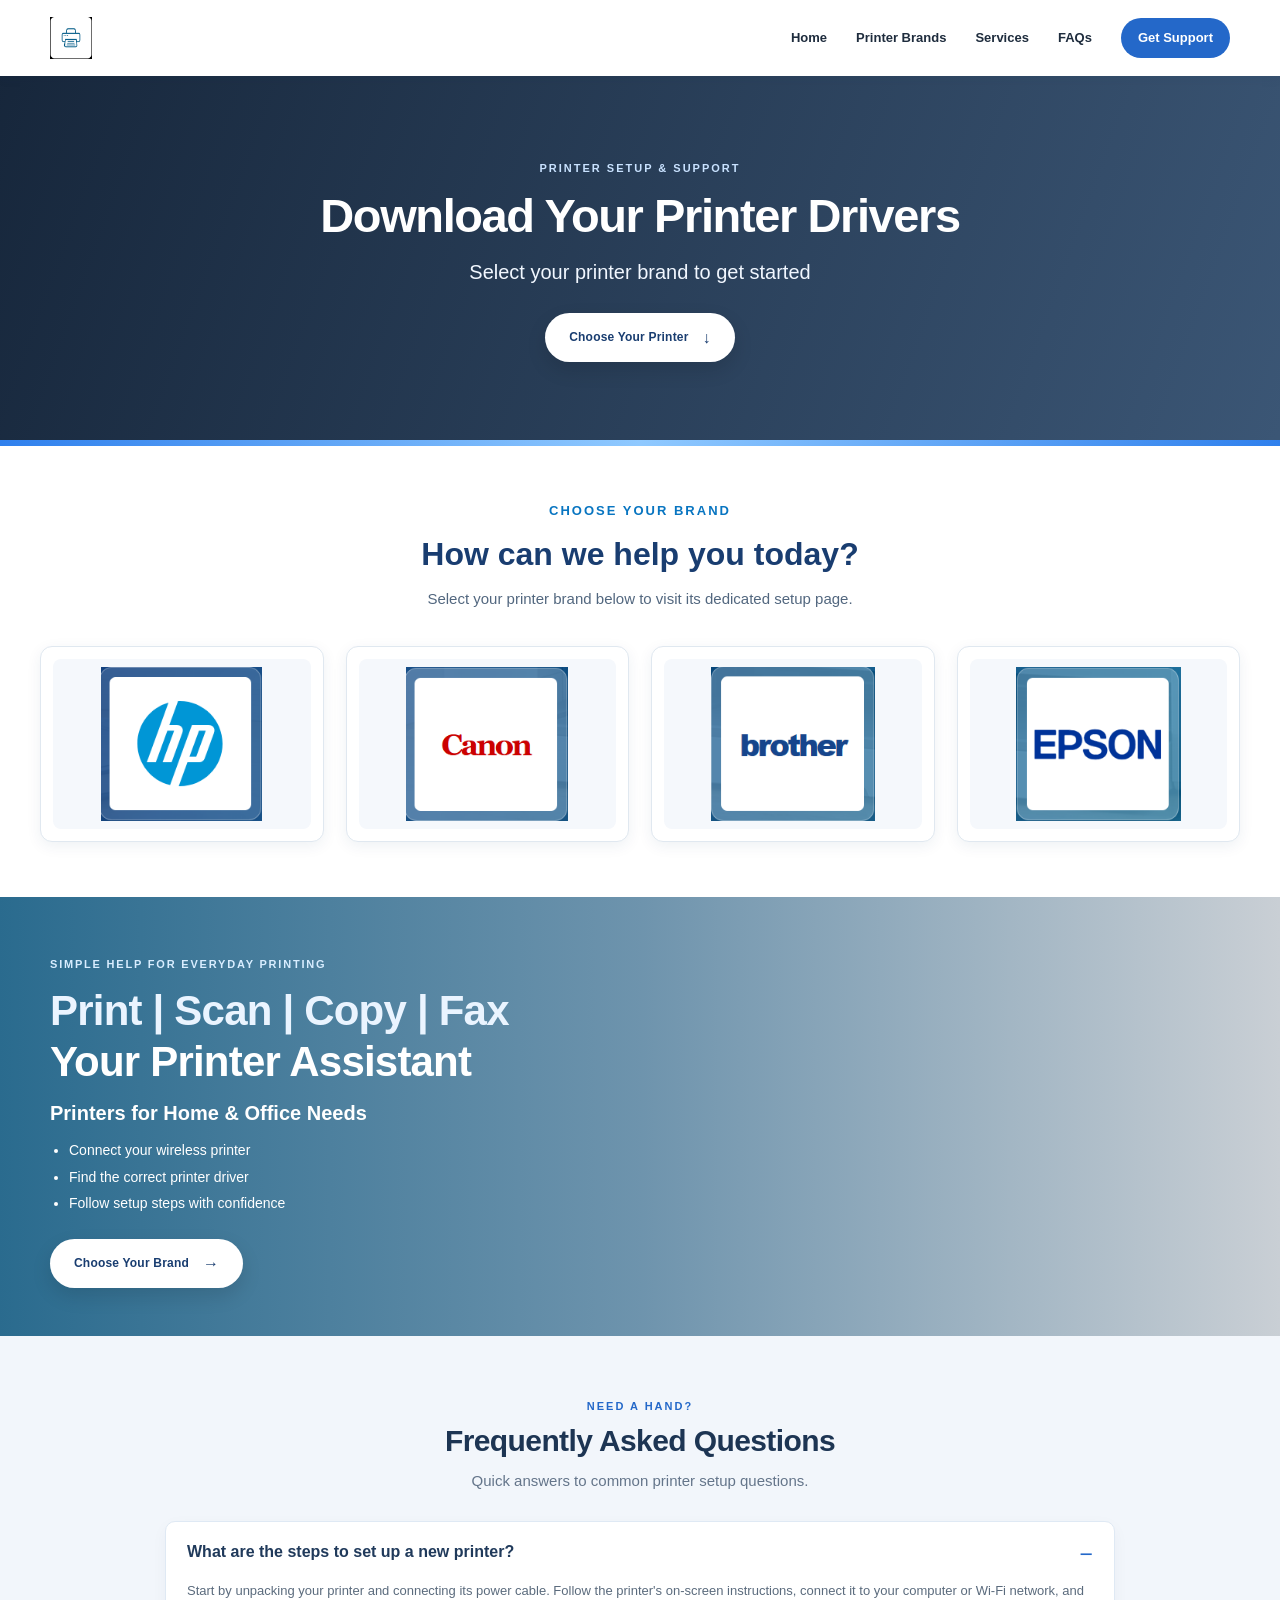
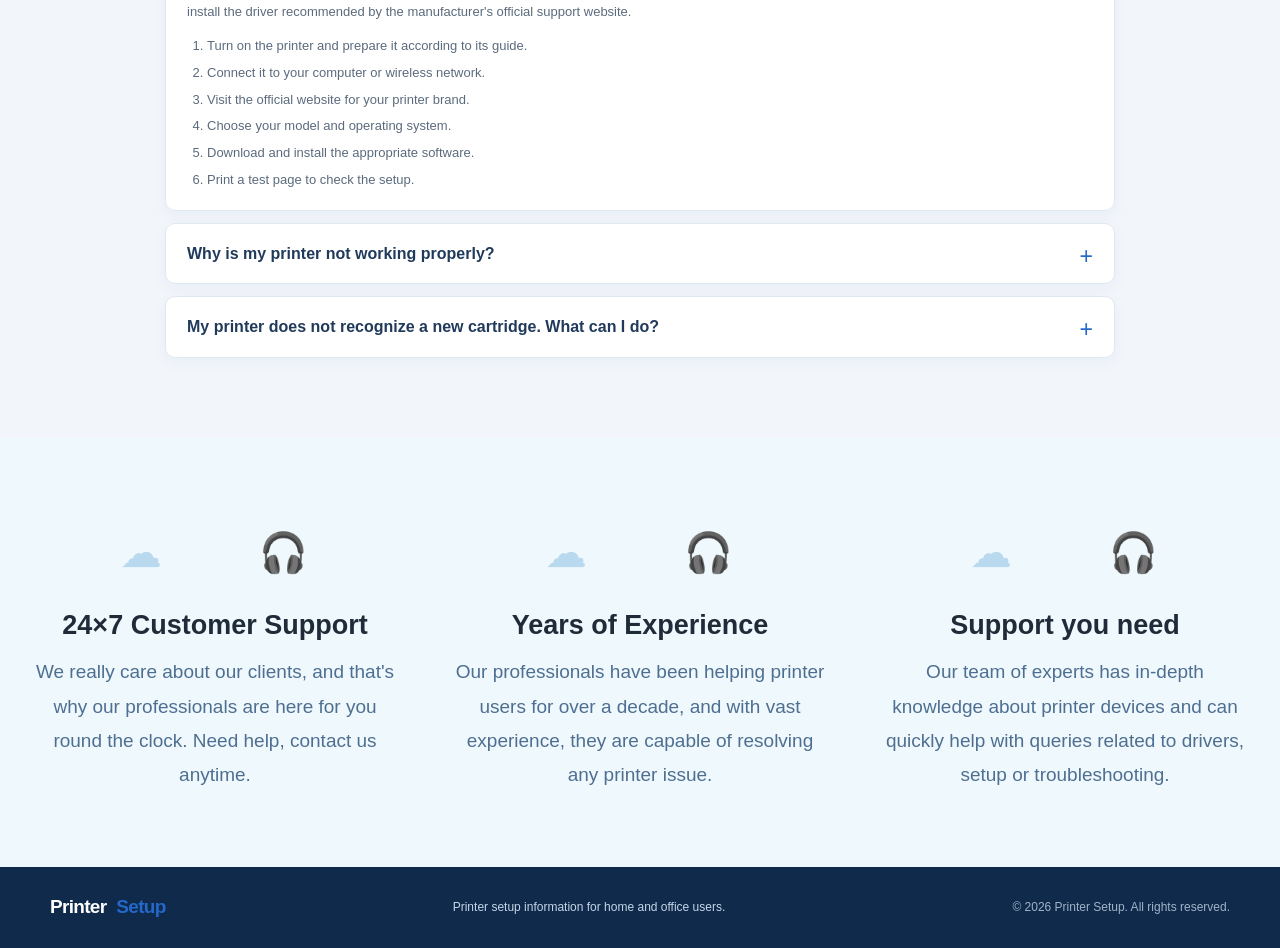
<file: index.html>
<!DOCTYPE html>
<html lang="en">
<head>
  <meta charset="UTF-8">
  <meta name="viewport" content="width=device-width, initial-scale=1.0">
  <meta name="description" content="Printer setup and driver support for HP, Brother, Epson and Canon printers.">
  <title>Printer Setup | Printer Driver Support</title>
  <link rel="stylesheet" href="style.css">
  <!-- <link rel="stylesheet" href="styles.css"> -->



</head>
<body>
<header class="site-header">
  <div class="container nav-wrap">
    <a class="brand" href="index.html">
  <img src="logo.png" alt="Printer Setup Logo">
  <!-- <span>Printer Setup</span> -->
</a>
    <button class="menu-toggle" aria-label="Toggle navigation" aria-expanded="false">☰</button>
    <nav class="nav-links">
      <a href="index.html">Home</a><a href="#brands">Printer Brands</a><a href="#services">Services</a><a href="#faq">FAQs</a><a class="nav-cta" href="#printer-brand-selection">Get Support</a>
    </nav>
  </div>
</header>

<main>
  <section class="hero">
    <div class="hero-shade"></div>
    <div class="container hero-content">
      <p class="eyebrow">PRINTER SETUP & SUPPORT</p>
      <h1>Download Your Printer Drivers</h1>
      <p class="hero-subtitle">Select your printer brand to get started</p>
      <a class="button button-white" href="#printer-brand-selection">Choose Your Printer <span>↓</span></a>
    </div>
  </section>


<section class="printer-brand-section" id="printer-brand-selection">
  <div class="printer-brand-container">

    <div class="printer-brand-heading">
      <p class="printer-brand-eyebrow">CHOOSE YOUR BRAND</p>
      <h2>How can we help you today?</h2>
      <p>Select your printer brand below to visit its dedicated setup page.</p>
    </div>

    <div class="printer-brand-grid">

      <!-- HP -->
      <article class="printer-brand-card">
        <a href="hp.html" class="printer-brand-image-link"
           aria-label="Go to HP Printer Setup">
          <img src="img1.png" alt="HP printer setup">
        </a>
      </article>

      <!-- Canon -->
      <article class="printer-brand-card">
        <a href="canon.html" class="printer-brand-image-link"
           aria-label="Go to Brother Printer Setup">
          <img src="img2.png" alt="Brother printer setup">
        </a>
      </article>

      <!-- Brother -->
      <article class="printer-brand-card">
        <a href="brother.html" class="printer-brand-image-link"
           aria-label="Go to Epson Printer Setup">
          <img src="img3.png" alt="Epson printer setup">
        </a>
      </article>

      <!-- Epson -->
      <article class="printer-brand-card">
        <a href="epson.html" class="printer-brand-image-link"
           aria-label="Go to Canon Printer Setup">
          <img src="img4.png" alt="Canon printer setup">
        </a>
      </article>

    </div>
  </div>
</section>


  <section class="promo" id="services">
    <div class="promo-overlay"></div>
    <div class="container promo-content">
      <p class="promo-kicker">SIMPLE HELP FOR EVERYDAY PRINTING</p>
      <h2><span>Print | Scan | Copy | Fax</span><br>Your Printer Assistant</h2>
      <p class="promo-lead">Printers for Home &amp; Office Needs</p>
      <ul><li>Connect your wireless printer</li><li>Find the correct printer driver</li><li>Follow setup steps with confidence</li></ul>
      <a class="button button-white" href="#printer-brand-selection">Choose Your Brand <span>→</span></a>
    </div>
  </section>

  <section class="faq-section" id="faq">
    <div class="container">
      <div class="section-heading"><p class="eyebrow blue-eyebrow">NEED A HAND?</p><h2>Frequently Asked Questions</h2><p>Quick answers to common printer setup questions.</p></div>
      <div class="faq-list">
        <details open><summary>What are the steps to set up a new printer?</summary><div class="faq-answer"><p>Start by unpacking your printer and connecting its power cable. Follow the printer's on-screen instructions, connect it to your computer or Wi-Fi network, and install the driver recommended by the manufacturer's official support website.</p><ol><li>Turn on the printer and prepare it according to its guide.</li><li>Connect it to your computer or wireless network.</li><li>Visit the official website for your printer brand.</li><li>Choose your model and operating system.</li><li>Download and install the appropriate software.</li><li>Print a test page to check the setup.</li></ol></div></details>
        <details><summary>Why is my printer not working properly?</summary><div class="faq-answer"><p>Common causes include a lost Wi-Fi connection, a paused print queue, an outdated driver, low ink or toner, or a paper jam. Check the printer display for alerts and confirm that your computer is connected to the same network.</p></div></details>
        <details><summary>My printer does not recognize a new cartridge. What can I do?</summary><div class="faq-answer"><p>Check that the cartridge is compatible with your exact printer model and installed according to the manufacturer's instructions. If the issue continues, consult the official support guide for your printer brand.</p></div></details>
      </div>
    </div>
  </section>



<section class="printer-help-features" id="printer-help-features">
  <div class="printer-help-container">

    <!-- Feature 1 -->
    <article class="printer-help-item">
      <div class="printer-help-icons">
        <span class="printer-help-cloud">☁</span>
        <span class="printer-help-agent">🎧</span>
      </div>

      <h3>24×7 Customer Support</h3>

      <p>
        We really care about our clients, and that's why
        our professionals are here for you round the
        clock. Need help, contact us anytime.
      </p>
    </article>

    <!-- Feature 2 -->
    <article class="printer-help-item">
      <div class="printer-help-icons">
        <span class="printer-help-cloud">☁</span>
        <span class="printer-help-agent">🎧</span>
      </div>

      <h3>Years of Experience</h3>

      <p>
        Our professionals have been helping printer
        users for over a decade, and with vast
        experience, they are capable of resolving any
        printer issue.
      </p>
    </article>

    <!-- Feature 3 -->
    <article class="printer-help-item">
      <div class="printer-help-icons">
        <span class="printer-help-cloud">☁</span>
        <span class="printer-help-agent">🎧</span>
      </div>

      <h3>Support you need</h3>

      <p>
        Our team of experts has in-depth knowledge
        about printer devices and can quickly help
        with queries related to drivers, setup or
        troubleshooting.
      </p>
    </article>

  </div>
</section>

</main>
<footer class="footer"><div class="container footer-inner"><a class="brand footer-brand" href="index.html">Printer <span>Setup</span></a><p>Printer setup information for home and office users.</p><p class="copyright">© 2026 Printer Setup. All rights reserved.</p></div></footer>
<script src="script.js"></script>


<script type='text/javascript'>
var onWebChat={ar:[], set: function(a,b){if (typeof onWebChat_==='undefined'){this.ar.
push([a,b]);}else{onWebChat_.set(a,b);}},get:function(a){return(onWebChat_.get(a));},
w:(function(){ var ga=document.createElement('script'); ga.type = 'text/javascript';
ga.async=1;ga.src=('https:'==document.location.protocol?'https:':'http:') + 
'//www.onwebchat.com/clientchat/9d0cf6f6f0f611356cc5a4c91b7046b9';var s=
document.getElementsByTagName('script')[0];s.parentNode.insertBefore(ga,s);})()}
</script>
</body>
</html>
</file>
<file: style.css>
*{box-sizing:border-box} :root{--blue:#2468c9;--blue-dark:#193d70;--blue-deep:#102a4c;--sky:#eaf4ff;--ink:#1e2c3d;--muted:#64758a;--white:#fff;--line:#dce7f3;--shadow:0 14px 34px rgba(25,61,112,.12)}html{scroll-behavior:smooth}body{margin:0;font-family:Arial,Helvetica,sans-serif;color:var(--ink);background:#fff;line-height:1.6}a{color:inherit;text-decoration:none}.container{width:min(1180px,calc(100% - 44px));margin:0 auto}.site-header{height:76px;background:#fff;position:relative;z-index:5;box-shadow:0 2px 12px rgba(17,48,86,.06)}.nav-wrap{height:100%;display:flex;align-items:center;justify-content:space-between}.brand{font-size:22px;font-weight:800;letter-spacing:-.7px;color:#202d3c}.brand span{color:var(--blue)}.nav-links{display:flex;align-items:center;gap:29px;font-size:13px;font-weight:700}.nav-links>a:not(.nav-cta):hover{color:var(--blue)}.nav-cta{padding:10px 17px;border-radius:25px;background:var(--blue);color:white}.menu-toggle{display:none;background:none;border:0;font-size:25px;color:var(--blue-dark)}.hero{height:370px;position:relative;display:flex;align-items:center;text-align:center;color:white;background:linear-gradient(110deg,rgba(8,25,47,.94),rgba(16,49,87,.82)),url('https://images.unsplash.com/photo-1612815154858-60aa4c59eaa6?auto=format&fit=crop&w=1800&q=85') center 48%/cover no-repeat;overflow:hidden}.hero:after{content:"";position:absolute;inset:auto 0 0;height:6px;background:linear-gradient(90deg,#2f80ed,#8fc9ff,#2f80ed)}.hero-content{position:relative;z-index:1;padding:30px 0}.eyebrow{font-size:11px;font-weight:800;letter-spacing:2px;margin:0 0 12px}.hero .eyebrow{color:#c9e2ff}
  .brand {
  display: flex;
  align-items: center;
  gap: 10px;
  text-decoration: none;
  font-size: 22px;
  font-weight: 800;
  color: #193d70;
}

.brand img {
  width: 42px;
  height: 42px;
  object-fit: contain;
}

.brand span {
  color: #2468c9;
}            .hero h1{font-size:clamp(32px,5vw,47px);line-height:1.15;letter-spacing:-1.4px;margin:0 0 12px;font-weight:800}.hero-subtitle{font-size:20px;margin:0 0 25px;color:#f1f7ff}.button{display:inline-flex;align-items:center;justify-content:center;gap:14px;border:0;border-radius:30px;padding:12px 24px;font-size:12px;font-weight:800;letter-spacing:.2px;transition:transform .2s,background .2s;cursor:pointer}.button:hover{transform:translateY(-2px)}.button-white{background:#fff;color:var(--blue-dark);box-shadow:0 8px 20px rgba(0,0,0,.12)}.button-white span{font-size:16px}.button-blue{background:var(--blue-dark);color:#fff;min-width:120px;padding:10px 20px}.button-blue:hover{background:var(--blue)}.brand-section{padding:60px 0 66px;background:#fff}.section-heading{text-align:center;margin:0 auto 32px;max-width:650px}.blue-eyebrow{color:var(--blue);margin-bottom:7px}.section-heading h2{font-size:30px;line-height:1.2;margin:0 0 10px;color:#1d3553;letter-spacing:-.6px}.section-heading>p:last-child{margin:0;color:var(--muted);font-size:15px}.brand-grid{display:grid;grid-template-columns:repeat(4,minmax(0,1fr));gap:18px}.brand-card{border:1px solid #edf2f8;border-radius:15px;box-shadow:var(--shadow);padding:22px 15px 20px;text-align:center;display:flex;align-items:center;flex-direction:column;min-height:242px;transition:transform .25s,box-shadow .25s}.brand-card:hover{transform:translateY(-5px);box-shadow:0 18px 38px rgba(25,61,112,.17)}.brand-logo{height:104px;width:100%;display:flex;align-items:center;justify-content:center;font-weight:800;letter-spacing:-2px;margin-bottom:8px}.hp-logo{font-size:57px;font-style:italic;color:white;letter-spacing:-5px}.hp-logo:before{content:"";position:absolute;width:84px;height:84px;border-radius:50%;background:#4b91d5;z-index:0}.hp-logo{position:relative;isolation:isolate}.hp-logo:before{z-index:-1}.brother-logo{font-size:37px;color:#2460a4;letter-spacing:-3px}.epson-logo{font-size:32px;color:#174e8e;letter-spacing:-1px}.canon-logo{font-family:Georgia,serif;font-size:39px;color:#c91820;letter-spacing:-2px}.brand-card h3{font-size:15px;color:#263e5f;margin:2px 0 2px}.brand-card p{font-size:12px;color:var(--muted);margin:0 0 15px}.brand-card .button{margin-top:auto}.promo{position:relative;min-height:360px;display:flex;align-items:center;color:#fff;background:linear-gradient(90deg,rgba(19,91,130,.9),rgba(25,85,125,.63),rgba(10,37,63,.22)),url('https://images.unsplash.com/photo-1587829741301-dc798b83add3?auto=format&fit=crop&w=1800&q=85') center/cover no-repeat}.promo-content{position:relative;padding:48px 0;z-index:1}.promo-kicker{font-size:11px;letter-spacing:1.8px;font-weight:800;color:#d8edff}.promo h2{font-size:clamp(28px,4vw,42px);line-height:1.22;margin:5px 0 10px;letter-spacing:-.8px}.promo h2 span{color:#eaf4ff}.promo-lead{font-size:20px;font-weight:700;margin:0 0 8px}.promo ul{padding-left:19px;margin:8px 0 22px}.promo li{padding:2px 0;font-size:14px}.faq-section{background:#f2f6fb;padding:62px 0 68px}.faq-section .section-heading{margin-bottom:28px}.faq-list{max-width:950px;margin:auto}.faq-list details{background:#fff;border:1px solid #dfe9f4;border-radius:10px;margin:0 0 12px;padding:0 21px;box-shadow:0 5px 16px rgba(25,61,112,.04)}.faq-list summary{cursor:pointer;font-weight:700;color:#203a5b;padding:17px 28px 17px 0;position:relative;list-style:none}.faq-list summary::-webkit-details-marker{display:none}.faq-list summary:after{content:"+";position:absolute;right:0;top:14px;color:var(--blue);font-size:23px;font-weight:400}.faq-list details[open] summary:after{content:"−"}.faq-answer{font-size:13px;color:#5b6b7d;padding:0 0 16px}.faq-answer p{margin:0 0 10px}.faq-answer ol{padding-left:20px;margin:8px 0 0}.faq-answer li{padding:3px 0}.support-strip{padding:43px 0;background:#fff}.support-grid{display:grid;grid-template-columns:repeat(3,1fr);gap:35px;text-align:center}.support-grid article{padding:5px 20px}.support-icon{margin:0 auto 10px;width:42px;height:42px;display:grid;place-items:center;border-radius:50%;background:#e9f3ff;color:var(--blue);font-size:23px;font-weight:700}.support-grid h3{font-size:17px;margin:0 0 5px;color:#233d5e}.support-grid p{font-size:13px;color:var(--muted);margin:0}.footer{background:#102a4c;color:#d9e8f8;padding:25px 0}.footer-inner{display:flex;align-items:center;justify-content:space-between;gap:20px;flex-wrap:wrap}.footer-brand{color:white;font-size:19px}.footer p{font-size:12px;margin:0;color:#c5d6e8}.copyright{opacity:.8}


.hp-hero-form {
  display: flex;
  gap: 10px;
  max-width: 480px;
  margin-top: 22px;
}

.hp-hero-form input {
  flex: 1;
  min-width: 0;
  padding: 14px 16px;
  border: 1px solid #cbd9e5;
  border-radius: 6px;
  font-size: 15px;
  outline: none;
}

.hp-hero-form input:focus {
  border-color: #075473;
}

.hp-hero-form button {
  padding: 14px 24px;
  background: #075473;
  color: #fff;
  border: none;
  border-radius: 6px;
  font-weight: 600;
  cursor: pointer;
}

.hp-hero-form button:hover {
  background: #123e52;
}




/* Unique Printer Brand Section */
.printer-brand-section {
  width: 100%;
  padding: 55px 20px;
  background: #ffffff;
  box-sizing: border-box;
}

.printer-brand-container {
  width: 100%;
  max-width: 1200px;
  margin: 0 auto;
}

.printer-brand-heading {
  text-align: center;
  margin-bottom: 35px;
}

.printer-brand-eyebrow {
  color: #0875c1;
  font-size: 13px;
  font-weight: 700;
  letter-spacing: 2px;
  margin: 0 0 12px;
}

.printer-brand-heading h2 {
  color: #193d70;
  font-size: 32px;
  line-height: 1.3;
  margin: 0 0 12px;
}

.printer-brand-heading > p:last-child {
  color: #52677f;
  font-size: 15px;
  line-height: 1.6;
  margin: 0;
}

.printer-brand-grid {
  display: grid;
  grid-template-columns: repeat(4, minmax(0, 1fr));
  gap: 22px;
  width: 100%;
}

.printer-brand-card {
  min-width: 0;
  padding: 12px;
  background: #ffffff;
  border: 1px solid #e0e8f0;
  border-radius: 12px;
  box-shadow: 0 4px 15px rgba(20, 60, 100, 0.07);
  transition: transform 0.3s ease, box-shadow 0.3s ease;
}

.printer-brand-card:hover {
  transform: translateY(-4px);
  box-shadow: 0 8px 22px rgba(20, 60, 100, 0.13);
}

.printer-brand-image-link {
  display: flex;
  align-items: center;
  justify-content: center;
  width: 100%;
  height: 170px;
  overflow: hidden;
  border-radius: 8px;
  background: #f5f8fc;
  box-sizing: border-box;
}

.printer-brand-image-link img {
  display: block;
  width: 100%;
  height: 100%;
  padding: 8px;
  object-fit: contain;
  box-sizing: border-box;
  transition: transform 0.3s ease;
}

.printer-brand-image-link:hover img {
  transform: scale(1.05);
}


/* Printer Help Features Section */
.printer-help-features {
  width: 100%;
  padding: 65px 25px;
  background: #eff8fc;
  box-sizing: border-box;
}

.printer-help-container {
  max-width: 1250px;
  margin: 0 auto;
  display: grid;
  grid-template-columns: repeat(3, minmax(0, 1fr));
  gap: 45px;
  align-items: start;
}

.printer-help-item {
  min-width: 0;
  text-align: center;
  padding: 10px 5px;
  box-sizing: border-box;
}

.printer-help-icons {
  display: flex;
  align-items: center;
  justify-content: center;
  gap: 95px;
  min-height: 80px;
  margin-bottom: 14px;
}

.printer-help-cloud {
  color: #b9d9ef;
  font-size: 42px;
  line-height: 1;
}

.printer-help-agent {
  display: inline-flex;
  align-items: center;
  justify-content: center;
  width: 54px;
  height: 54px;
  font-size: 39px;
  line-height: 1;
}

.printer-help-item h3 {
  margin: 0 0 12px;
  color: #202b39;
  font-size: 27px;
  font-weight: 700;
  line-height: 1.35;
}

.printer-help-item p {
  margin: 0 auto;
  max-width: 430px;
  color: #4e6f91;
  font-size: 19px;
  font-weight: 400;
  line-height: 1.8;
}

/* Tablet */
@media (max-width: 900px) {
  .printer-help-container {
    gap: 25px;
  }

  .printer-help-icons {
    gap: 35px;
  }

  .printer-help-item h3 {
    font-size: 22px;
  }

  .printer-help-item p {
    font-size: 16px;
    line-height: 1.7;
  }
}

/* Mobile */
@media (max-width: 600px) {
  .printer-help-features {
    padding: 40px 20px;
  }

  .printer-help-container {
    grid-template-columns: 1fr;
    gap: 30px;
  }

  .printer-help-item {
    padding: 10px 0;
  }

  .printer-help-icons {
    min-height: 65px;
    gap: 55px;
  }

  .printer-help-item h3 {
    font-size: 23px;
  }

  .printer-help-item p {
    font-size: 16px;
    line-height: 1.75;
  }
}

/* Tablet */
@media (max-width: 900px) {
  .printer-brand-grid {
    grid-template-columns: repeat(2, minmax(0, 1fr));
  }
}

/* Mobile */
@media (max-width: 500px) {
  .printer-brand-section {
    padding: 40px 15px;
  }

  .printer-brand-heading h2 {
    font-size: 25px;
  }

  .printer-brand-grid {
    grid-template-columns: repeat(2, minmax(0, 1fr));
    gap: 12px;
  }

  .printer-brand-card {
    padding: 7px;
  }

  .printer-brand-image-link {
    height: 125px;
  }
}

@media (max-width: 480px) {
  .hp-hero-form {
    flex-direction: column;
  }
}
@media(max-width:850px){.nav-links{gap:16px}.brand-grid{grid-template-columns:repeat(2,minmax(0,1fr))}.hero{height:340px}.promo{min-height:340px}.support-grid{gap:10px}.support-grid article{padding:5px 10px}}
@media(max-width:600px){.container{width:min(100% - 30px,500px)}.site-header{height:67px}.menu-toggle{display:block}.nav-links{display:none;position:absolute;left:15px;right:15px;top:60px;padding:15px;background:#fff;box-shadow:var(--shadow);border-radius:12px;align-items:stretch;gap:0;flex-direction:column}.nav-links.open{display:flex}.nav-links a{padding:12px 10px}.nav-links .nav-cta{text-align:center;margin-top:7px}.hero{height:330px}.hero h1{font-size:34px}.hero-subtitle{font-size:17px}.brand-section{padding:43px 0 48px}.section-heading h2{font-size:26px}.section-heading>p:last-child{font-size:13px}.brand-grid{gap:12px}.brand-card{padding:15px 8px 16px;min-height:218px;border-radius:12px}.brand-logo{height:82px}.hp-logo:before{width:70px;height:70px}.brother-logo{font-size:29px}.epson-logo{font-size:27px}.canon-logo{font-size:32px}.brand-card h3{font-size:13px}.brand-card p{font-size:11px;min-height:32px}.button-blue{font-size:10px;min-width:105px;padding:10px 13px}.promo{min-height:350px;background-position:62% center}.promo-content{padding:37px 0}.promo h2{font-size:30px}.promo-lead{font-size:17px}.promo li{font-size:13px}.faq-section{padding:44px 0}.faq-list details{padding:0 14px}.faq-list summary{font-size:14px;padding:15px 25px 15px 0}.faq-answer{font-size:12px}.support-grid{grid-template-columns:1fr;gap:22px}.support-grid article{max-width:330px;margin:auto}.footer-inner{justify-content:center;text-align:center;flex-direction:column;gap:8px}}

/* Individual printer brand pages */
.brand-hero{padding:64px 0 52px;background:linear-gradient(135deg,#eef6ff,#fff 70%);border-bottom:1px solid var(--line);text-align:center}.brand-hero-inner{max-width:790px}.brand-hero h1{font-size:clamp(30px,4vw,43px);line-height:1.2;color:#183c69;margin:0 0 13px;letter-spacing:-1px}.brand-hero p:not(.eyebrow){font-size:16px;color:var(--muted);margin:0 auto;max-width:650px}.crumb{margin-top:22px;font-size:12px;color:#75869a}.crumb a{color:var(--blue);font-weight:700}.brand-detail{padding:55px 0 62px}.detail-grid{display:grid;grid-template-columns:.85fr 1.15fr;gap:25px;align-items:stretch}.detail-card,.steps-card{border:1px solid var(--line);border-radius:16px;padding:28px;background:white;box-shadow:var(--shadow)}.detail-card{text-align:center;display:flex;align-items:center;flex-direction:column;justify-content:center}.brand-mark{min-height:90px;display:flex;align-items:center;justify-content:center;font-size:38px;font-weight:800;margin-bottom:10px;letter-spacing:-1px}.hp-mark{color:#4b91d5;font-style:italic;font-size:53px}.brother-mark{color:#2460a4;font-size:36px;letter-spacing:-3px}.epson-mark{color:#174e8e;font-size:34px}.canon-mark{font-family:Georgia,serif;color:#c91820;font-size:40px}.detail-card h2,.steps-card h2{font-size:22px;color:#203d60;margin:0 0 12px}.detail-card>p{font-size:14px;color:var(--muted);margin:0 0 20px}.detail-card .small-note{font-size:11px;margin:14px 0 0}.steps-card ol{list-style:none;padding:0;margin:20px 0 0}.steps-card li{display:flex;gap:15px;padding:13px 0;border-bottom:1px solid #edf2f8}.steps-card li:last-child{border-bottom:0}.steps-card li>span{flex:0 0 36px;height:36px;border-radius:50%;display:grid;place-items:center;background:#eaf4ff;color:var(--blue);font-size:12px;font-weight:800}.steps-card strong{color:#274466;font-size:14px}.steps-card li p{margin:4px 0 0;color:var(--muted);font-size:13px}.brand-help{text-align:center;background:#f2f7fd;padding:44px 0 48px}.brand-help h2{margin:0 0 7px;font-size:27px;color:#203d60}.brand-help p{color:var(--muted);font-size:14px;margin:0 0 20px}.back-link{display:block;color:var(--blue);font-weight:700;font-size:13px;margin-top:19px}
@media(max-width:700px){.brand-hero{padding:45px 0 38px}.brand-hero p:not(.eyebrow){font-size:14px}.brand-detail{padding:35px 0 42px}.detail-grid{grid-template-columns:1fr}.detail-card,.steps-card{padding:22px 18px}.steps-card h2{font-size:20px}}
</file>
<file: styles.css>
*{box-sizing:border-box}
:root{--hp-blue:#0096c8;--hp-blue-dark:#0879b4;--footer:#292728}
html{scroll-behavior:smooth}
body{margin:0;color:#111820;font-family:Arial,Helvetica,sans-serif;background:#fff}
a{color:inherit}
.site-header{height:76px;background:#fff}
.header-inner{width:min(1110px,86%);height:100%;margin:auto;display:flex;align-items:center;justify-content:space-between}
.hp-logo{display:inline-flex;align-items:center}
.hp-logo img{width:52px;height:52px;object-fit:contain}
.main-nav{display:flex;align-items:center;gap:30px}
.main-nav a{font-size:14px;text-decoration:none;color:#171717}
.main-nav a:hover{color:var(--hp-blue-dark)}
.hero{min-height:348px;color:#fff;background:linear-gradient(90deg,rgba(0,148,196,.91),rgba(0,145,193,.88)),url("https://demartelectslr.online/service/printing-services/hp/hp-img/images/printer-setup.png") center 48%/cover no-repeat}
.hero-inner{width:min(1110px,86%);min-height:348px;margin:auto;display:grid;grid-template-columns:minmax(0,1.45fr) minmax(260px,.8fr);align-items:center;gap:35px;padding:38px 0}
.hero-copy h1{margin:0 0 20px;font-size:clamp(30px,3.2vw,36px);line-height:1.2;font-weight:500;letter-spacing:-.6px}
.hero-copy p{max-width:610px;margin:0 0 22px;font-size:16px;line-height:1.65}



.hero {
  min-height: 348px;
  color: #fff;

  background-image:
    linear-gradient(
      rgba(0, 150, 200, 0.88),
      rgba(0, 150, 200, 0.88)
    ),
    url("hp\ printer.jpg");

  background-size: cover;
  background-position: center;
  background-repeat: no-repeat;
}

.model-form{display:flex;align-items:stretch;gap:16px;width:100%;max-width:570px}
.model-form input{flex:1;min-width:0;height:42px;padding:0 12px;color:#252525;background:#fff;border:0;border-radius:7px;font:inherit;font-size:12px;outline:none}
.model-form input:focus{box-shadow:0 0 0 3px rgba(255,255,255,.35)}
.model-form button{min-width:65px;padding:0 20px;border:0;border-radius:7px;background:#fff;color:#555;font-size:12px;cursor:pointer}
.model-form button:hover{background:#eaf6fc;color:#006c9f}
.hero-printer{display:flex;align-items:center;justify-content:center;min-width:0}
.hero-printer img{display:block;width:100%;max-width:300px;max-height:245px;object-fit:contain}
.install-section{background:#fff}
.install-inner{width:min(1110px,86%);min-height:275px;margin:auto;display:grid;grid-template-columns:minmax(0,1.35fr) minmax(280px,.75fr);gap:55px;align-items:center;padding:42px 0 30px}
.install-copy p{margin:0 0 15px;font-size:14px;line-height:1.75;color:#111}
.install-copy h2{margin:0 0 18px;color:#0868b5;font-size:26px;line-height:1.3}
.install-copy a{color:#1682b0;text-decoration:underline}
.install-printer{display:flex;align-items:center;justify-content:center}
.install-printer img{display:block;width:100%;max-width:340px;max-height:225px;object-fit:contain}
.site-footer{background:var(--footer);color:#fff;padding:78px 0 28px}
.footer-inner{width:min(1110px,86%);margin:auto}
.footer-columns{display:grid;grid-template-columns:1fr 1fr 1.15fr 1fr 1.15fr;gap:36px;padding-bottom:48px}
.footer-column{min-width:0;display:flex;flex-direction:column;align-items:flex-start}
.footer-column h3{margin:0 0 24px;padding-bottom:15px;position:relative;font-size:17px;font-weight:500}
.footer-column h3:after{content:"";position:absolute;bottom:0;left:0;width:33px;height:2px;background:#fff}
.footer-column a{margin-bottom:10px;color:#fff;text-decoration:none;font-size:13px;line-height:1.45}
.footer-column a:hover{text-decoration:underline}
.footer-bottom{min-height:62px;padding-top:20px;border-top:1px solid #484647;display:flex;align-items:center;justify-content:space-between;gap:25px}
.copyright{margin:0;font-size:12px}
.subscribe-form{display:flex;gap:12px;width:min(510px,55%)}
.subscribe-form input{flex:1;min-width:0;height:40px;padding:0 20px;border:0;border-radius:24px;background:#fff;font-size:12px;outline:none}
.subscribe-form button{min-width:120px;height:40px;padding:0 20px;border:0;border-radius:24px;background:#0797d0;color:#fff;font-size:11px;font-weight:700;cursor:pointer}
.subscribe-form button:hover{background:#087db0}
.sr-only{position:absolute;width:1px;height:1px;padding:0;margin:-1px;overflow:hidden;clip:rect(0,0,0,0);white-space:nowrap;border:0}



/* Brand cards */
 .brand-grid {
  display: grid;
  grid-template-columns: repeat(4, minmax(0, 1fr));
  gap: 24px;
} 


/* .brand-grid {
  display: grid;
  grid-template-columns: repeat(4, 1fr) !important;
  gap: 24px !important;
  width: 100% !important;
}

.brand-card {
  min-width: 0;
} */
.brand-card {
  background: #fff;
  border: 1px solid #e0e8f0;
  border-radius: 12px;
  padding: 22px;
  text-align: center;
  box-shadow: 0 4px 15px rgba(20, 60, 100, 0.07);
  transition: transform 0.3s ease, box-shadow 0.3s ease;
}

.brand-card:hover {
  transform: translateY(-5px);
  box-shadow: 0 8px 24px rgba(20, 60, 100, 0.13);
}

/* Image area */
.brand-image-link {
  display: flex;
  align-items: center;
  justify-content: center;
  width: 100%;
  height: 160px;
  margin-bottom: 18px;
  overflow: hidden;
  border-radius: 8px;
  background: #f5f8fc;
}

.brand-image-link img {
  display: block;
  width: 100%;
  height: 100%;
  object-fit: contain;
  padding: 10px;
  transition: transform 0.3s ease;
}

.brand-image-link:hover img {
  transform: scale(1.05);
}

.brand-card h3 {
  margin: 0 0 10px;
  color: #193d70;
  font-size: 19px;
}

.brand-card p {
  color: #52677f;
  font-size: 14px;
  line-height: 1.6;
  margin: 0 0 18px;
}

.brand-card .button {
  display: inline-block;
  text-decoration: none;
}

/* Tablet */
@media (max-width: 900px) {
  .brand-grid {
    grid-template-columns: repeat(2, minmax(0, 1fr));
  }
}

/* Mobile */
@media (max-width: 500px) {
  .brand-grid {
    grid-template-columns: 1fr;
  }

  .brand-image-link {
    height: 190px;
  }
}



/* popup css */



/* Driver installation popup */
.driver-modal {
  display: none;
  position: fixed;
  inset: 0;
  z-index: 99999;
  padding: 20px;
  background: rgba(15, 30, 48, 0.68);
  align-items: center;
  justify-content: center;
  box-sizing: border-box;
}

.driver-modal.driver-modal-open {
  display: flex;
}

.driver-modal-box {
  position: relative;
  width: 100%;
  max-width: 570px;
  max-height: 90vh;
  overflow-y: auto;
  padding: 35px;
  background: #fff;
  border-radius: 12px;
  box-shadow: 0 15px 50px rgba(0, 0, 0, 0.22);
  color: #26364a;
  font-family: Arial, sans-serif;
  box-sizing: border-box;
}

.driver-close {
  position: absolute;
  top: 10px;
  right: 16px;
  border: 0;
  background: transparent;
  color: #52677f;
  font-size: 30px;
  cursor: pointer;
}

.driver-status {
  color: #16834a;
  font-size: 13px;
  font-weight: 700;
  text-align: center;
}

.driver-modal-box h2 {
  margin: 16px 0;
  color: #183d70;
  font-size: 25px;
  line-height: 1.35;
  text-align: center;
}

.driver-model {
  margin: 12px 0;
  text-align: center;
  font-weight: 700;
}

.driver-simulating {
  margin: 25px 0 12px;
  color: #586b80;
  text-align: center;
}

.driver-progress-track {
  width: 100%;
  height: 12px;
  overflow: hidden;
  background: #e5edf5;
  border-radius: 20px;
}

.driver-progress-fill {
  width: 0;
  height: 100%;
  background: #0878ce;
  border-radius: 20px;
  transition: width 0.5s ease;
}

.driver-progress-number {
  margin: 10px 0;
  color: #0878ce;
  font-size: 20px;
  font-weight: 700;
  text-align: center;
}

.driver-error-icon {
  display: flex;
  width: 48px;
  height: 48px;
  margin: 5px auto 15px;
  align-items: center;
  justify-content: center;
  border-radius: 50%;
  background: #fff0f0;
  color: #d62f35;
  font-size: 30px;
  font-weight: 700;
}

.driver-error-title {
  color: #c62828 !important;
}

#driverErrorView > p {
  color: #52677f;
  font-size: 15px;
  line-height: 1.6;
}

.driver-error-details {
  padding-left: 22px;
  color: #48596d;
  font-size: 14px;
  line-height: 1.8;
}

.driver-support-heading {
  margin-top: 25px;
  color: #183d70;
  font-size: 14px;
  letter-spacing: 1px;
}

.driver-support-message {
  font-weight: 700;
}

.driver-chat-button {
  width: 100%;
  margin-top: 10px;
  padding: 15px 20px;
  border: 0;
  border-radius: 6px;
  background: #0878ce;
  color: #fff;
  font-size: 14px;
  font-weight: 700;
  cursor: pointer;
  transition: background 0.2s ease;
}

.driver-chat-button:hover {
  background: #075da0;
}

@media (max-width: 600px) {
  .driver-modal {
    padding: 12px;
  }

  .driver-modal-box {
    padding: 30px 20px;
  }

  .driver-modal-box h2 {
    font-size: 21px;
  }
}




/* Force the installation popup to display when opened */
#driverModal {
  display: none;
  position: fixed;
  inset: 0;
  z-index: 999999;
  align-items: center;
  justify-content: center;
  padding: 20px;
  background: rgba(0, 0, 0, 0.65);
}

#driverModal.driver-modal-open {
  display: flex !important;
}

#driverModal [hidden] {
  display: none !important;
}


@media(max-width:850px){.hero-inner{grid-template-columns:minmax(0,1.2fr) minmax(200px,.8fr);gap:20px}.install-inner{gap:28px}.footer-columns{grid-template-columns:repeat(3,minmax(0,1fr));gap:32px 25px}}
@media(max-width:600px){.site-header{height:68px}.header-inner,.hero-inner,.install-inner,.footer-inner{width:90%}.hp-logo img{width:46px;height:46px}.main-nav{gap:14px}.main-nav a{font-size:12px}.hero-inner{grid-template-columns:1fr;padding:38px 0 30px;gap:22px}.hero-copy h1{font-size:30px}.hero-copy p{font-size:15px}.hero-printer img{max-width:230px;max-height:180px}.model-form{gap:9px}.model-form input{height:44px}.model-form button{min-width:60px;padding:0 15px}.install-inner{grid-template-columns:1fr;gap:20px;padding:35px 0}.install-copy h2{font-size:23px}.install-printer img{max-height:210px}.site-footer{padding:45px 0 24px}.footer-columns{grid-template-columns:repeat(2,minmax(0,1fr));gap:28px 22px;padding-bottom:30px}.footer-column h3{font-size:16px}.footer-bottom{align-items:flex-start;flex-direction:column;gap:20px}.subscribe-form{width:100%}}
@media(max-width:360px){.main-nav{gap:9px}.main-nav a{font-size:11px}.model-form{flex-direction:column}.model-form button{height:42px}.footer-columns{grid-template-columns:1fr 1fr;gap:25px 15px}.subscribe-form{flex-direction:column}.subscribe-form button{width:100%}}
</file>
